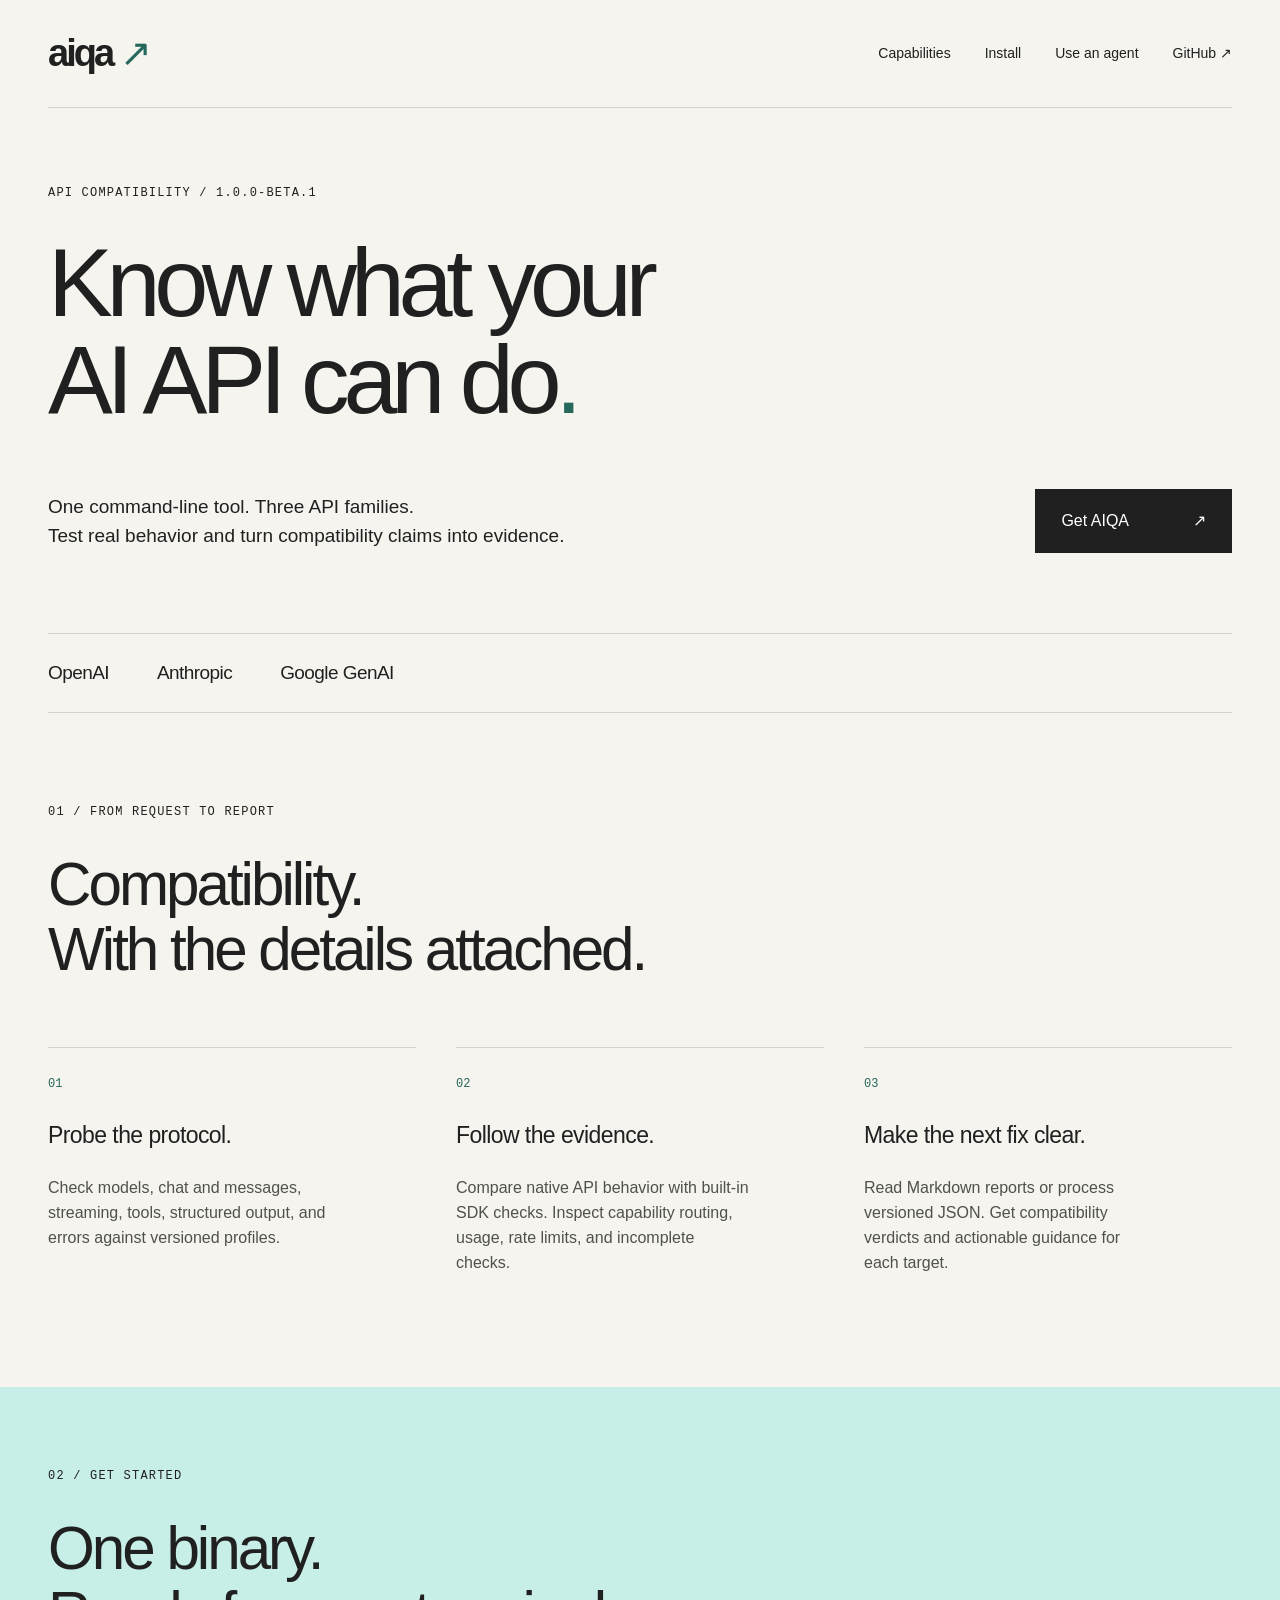
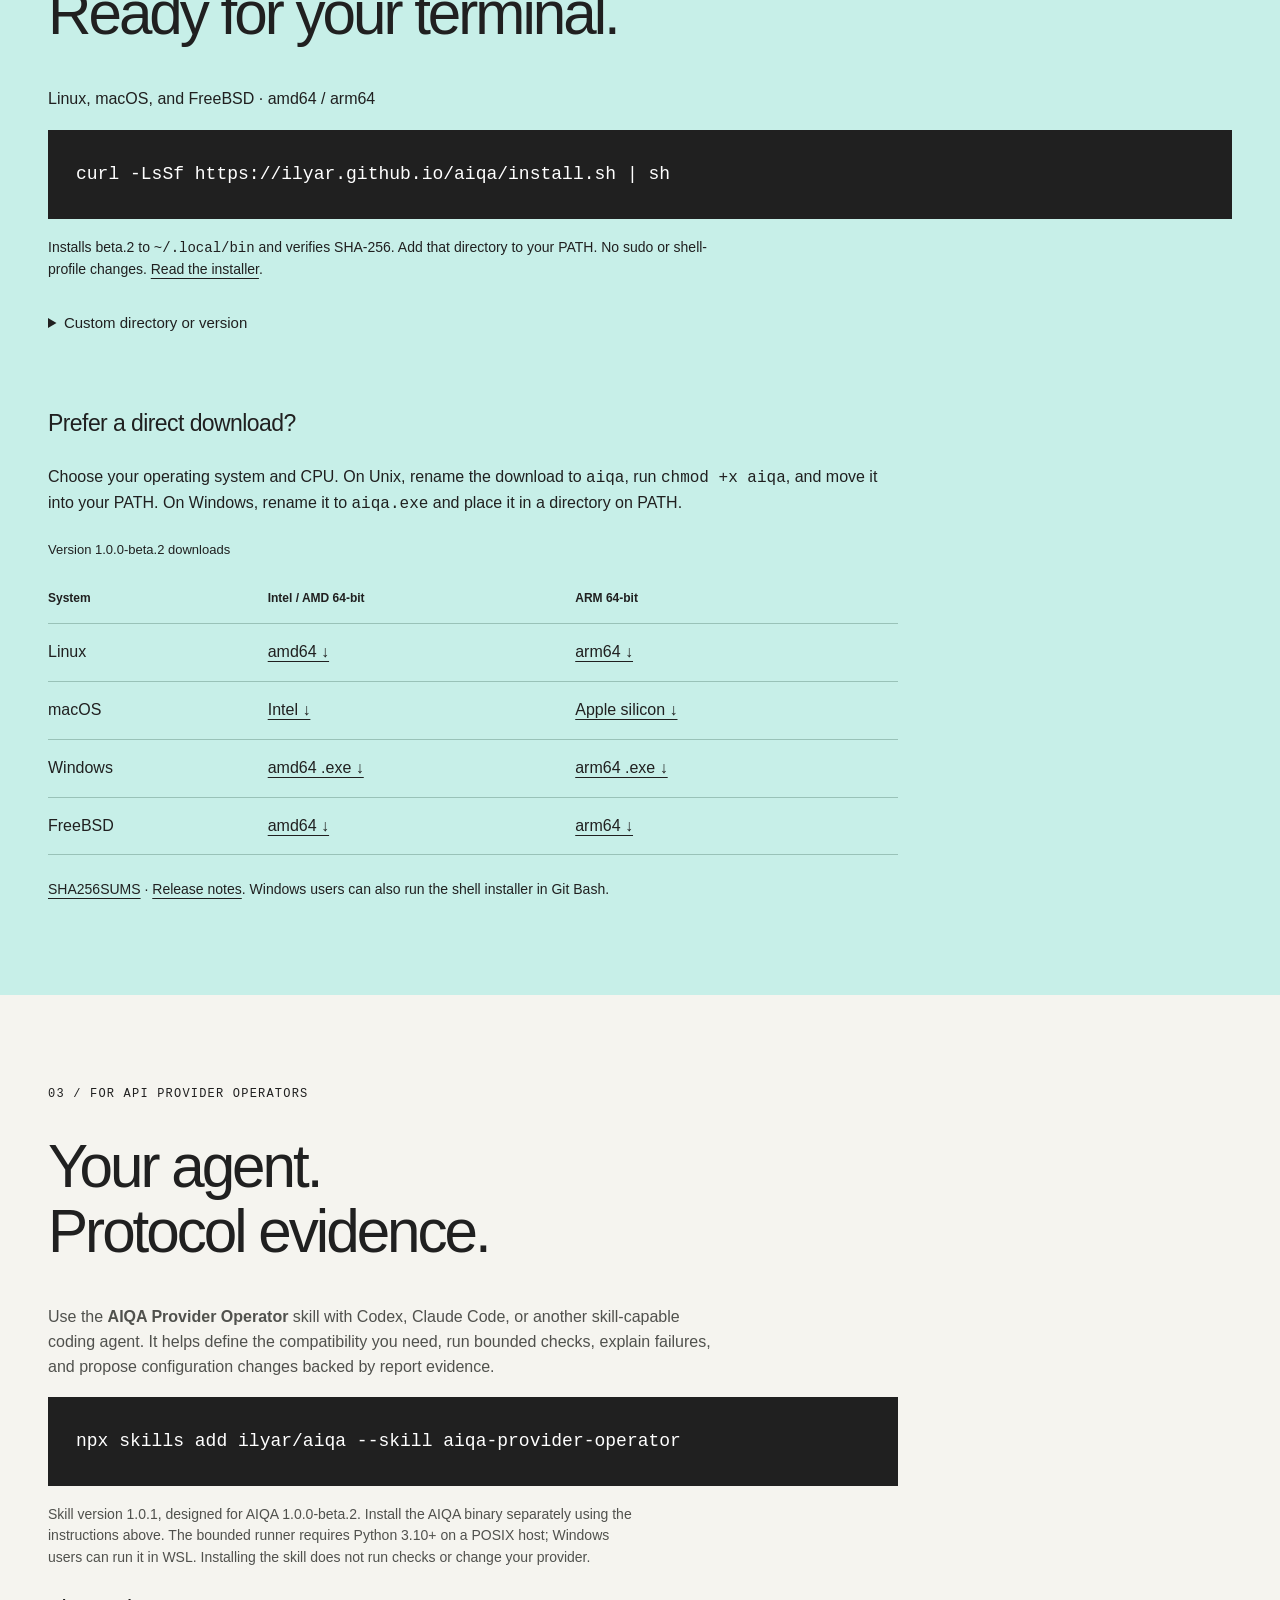
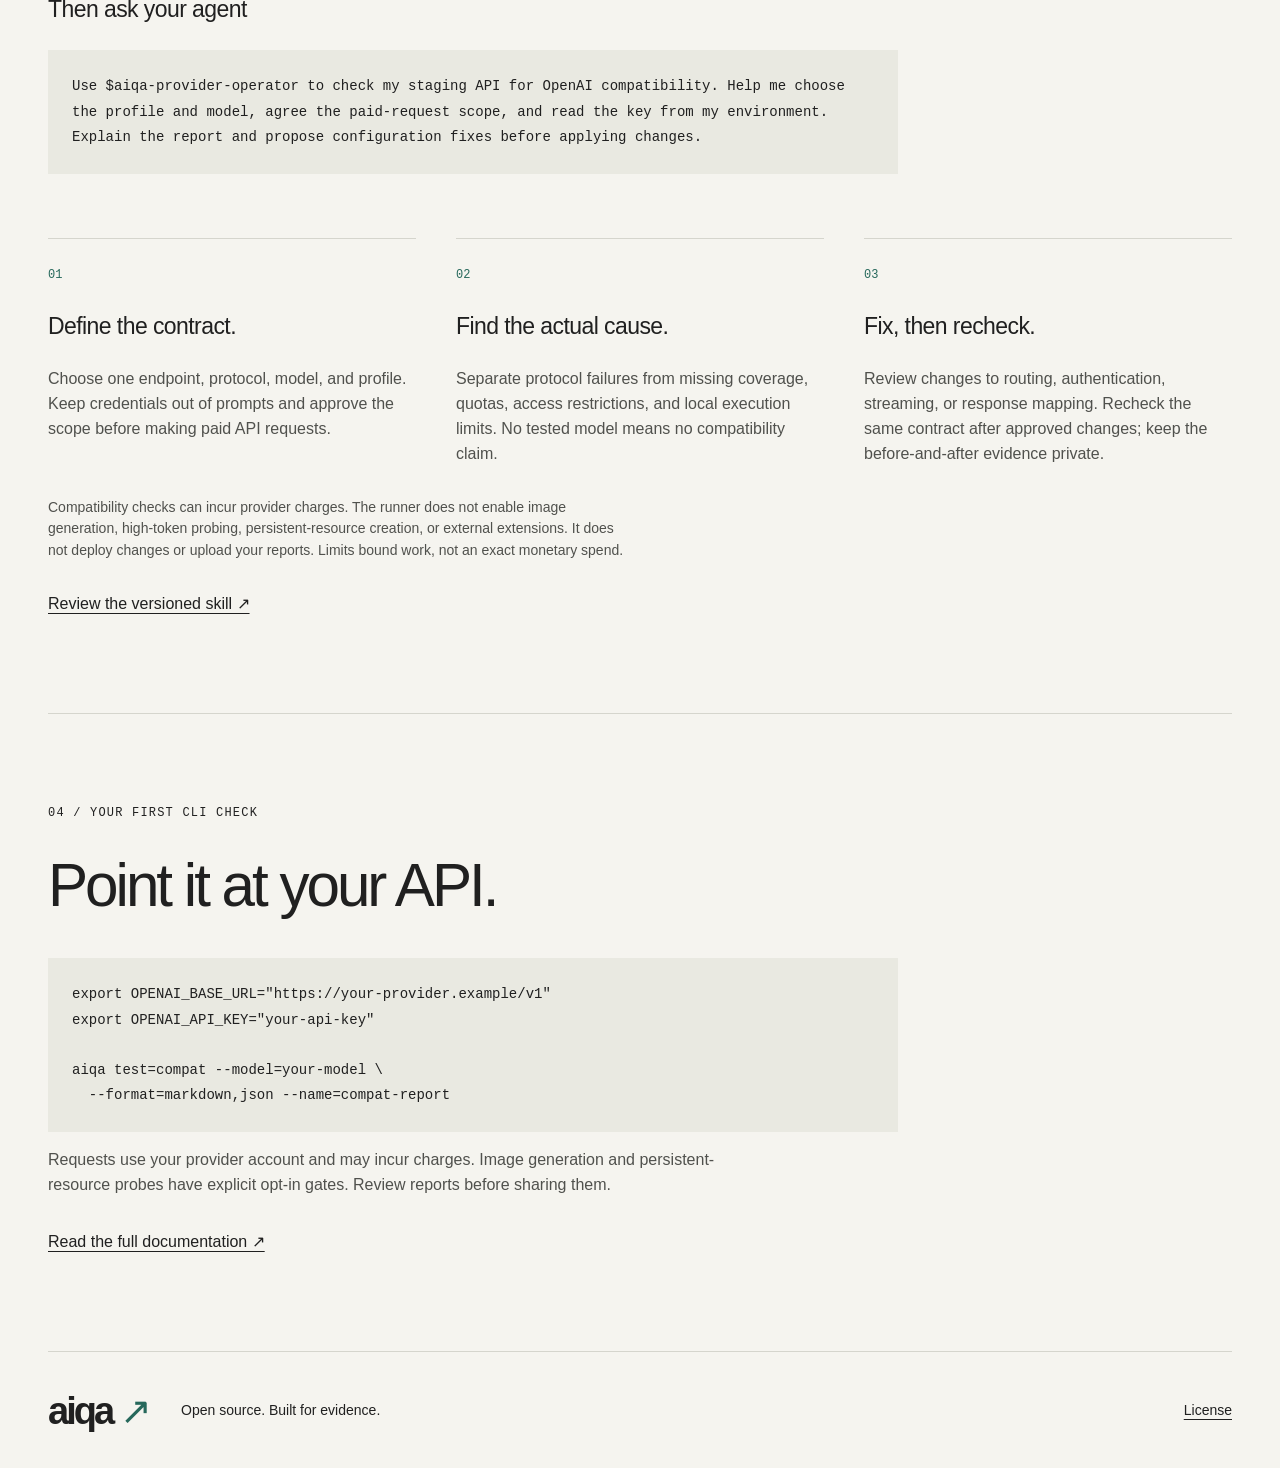
<file: site/index.html>
<!doctype html>
<html lang="en">
<head>
  <meta charset="utf-8">
  <meta name="viewport" content="width=device-width, initial-scale=1">
  <meta name="description" content="Test OpenAI, Anthropic, and Google GenAI API compatibility with AIQA. Run the CLI directly or use the provider-operator skill with your coding agent.">
  <meta name="theme-color" content="#f5f4ef">
  <title>AIQA — Know what your AI API can do.</title>
  <link rel="stylesheet" href="style.css">
</head>
<body>
  <header class="nav wrap">
    <a class="wordmark" href="#" aria-label="AIQA home">aiqa<span aria-hidden="true">↗</span></a>
    <nav aria-label="Main navigation"><a href="#capabilities">Capabilities</a><a href="#install">Install</a><a href="#agent">Use an agent</a><a href="https://github.com/ilyar/aiqa">GitHub ↗</a></nav>
  </header>
  <main>
    <section class="hero wrap">
      <p class="eyebrow">API COMPATIBILITY / 1.0.0-BETA.1</p>
      <h1>Know what your<br>AI API can do<span class="accent">.</span></h1>
      <div class="hero-bottom"><p>One command-line tool. Three API families.<br>Test real behavior and turn compatibility claims into evidence.</p><a class="button" href="#install">Get AIQA <span aria-hidden="true">↗</span></a></div>
      <div class="protocols" aria-label="Supported protocols"><span>OpenAI</span><span>Anthropic</span><span>Google GenAI</span></div>
    </section>
    <section class="capabilities wrap" id="capabilities">
      <p class="eyebrow">01 / FROM REQUEST TO REPORT</p>
      <h2>Compatibility.<br>With the details attached.</h2>
      <div class="features">
        <article><span class="number">01</span><h3>Probe the protocol.</h3><p>Check models, chat and messages, streaming, tools, structured output, and errors against versioned profiles.</p></article>
        <article><span class="number">02</span><h3>Follow the evidence.</h3><p>Compare native API behavior with built-in SDK checks. Inspect capability routing, usage, rate limits, and incomplete checks.</p></article>
        <article><span class="number">03</span><h3>Make the next fix clear.</h3><p>Read Markdown reports or process versioned JSON. Get compatibility verdicts and actionable guidance for each target.</p></article>
      </div>
    </section>
    <section class="install" id="install"><div class="wrap">
      <p class="eyebrow">02 / GET STARTED</p>
      <h2>One binary.<br>Ready for your terminal.</h2>
      <p>Linux, macOS, and FreeBSD · amd64 / arm64</p>
      <pre class="command"><code>curl -LsSf https://ilyar.github.io/aiqa/install.sh | sh</code></pre>
      <p class="fine">Installs beta.2 to <code>~/.local/bin</code> and verifies SHA-256. Add that directory to your PATH. No sudo or shell-profile changes. <a href="install.sh">Read the installer</a>.</p>
      <details><summary>Custom directory or version</summary><pre><code>curl -LsSf https://ilyar.github.io/aiqa/install.sh -o install.sh
AIQA_INSTALL_DIR="$HOME/bin" AIQA_VERSION=1.0.0-beta.2 sh install.sh
export PATH="$HOME/bin:$PATH"
aiqa --version</code></pre></details>
      <div class="downloads">
        <h3>Prefer a direct download?</h3>
        <p>Choose your operating system and CPU. On Unix, rename the download to <code>aiqa</code>, run <code>chmod +x aiqa</code>, and move it into your PATH. On Windows, rename it to <code>aiqa.exe</code> and place it in a directory on PATH.</p>
        <table><caption>Version 1.0.0-beta.2 downloads</caption><thead><tr><th scope="col">System</th><th scope="col">Intel / AMD 64-bit</th><th scope="col">ARM 64-bit</th></tr></thead><tbody>
          <tr><th scope="row">Linux</th><td><a href="https://github.com/ilyar/aiqa/releases/download/v1.0.0-beta.2/aiqa-linux-amd64">amd64 ↓</a></td><td><a href="https://github.com/ilyar/aiqa/releases/download/v1.0.0-beta.2/aiqa-linux-arm64">arm64 ↓</a></td></tr>
          <tr><th scope="row">macOS</th><td><a href="https://github.com/ilyar/aiqa/releases/download/v1.0.0-beta.2/aiqa-darwin-amd64">Intel ↓</a></td><td><a href="https://github.com/ilyar/aiqa/releases/download/v1.0.0-beta.2/aiqa-darwin-arm64">Apple silicon ↓</a></td></tr>
          <tr><th scope="row">Windows</th><td><a href="https://github.com/ilyar/aiqa/releases/download/v1.0.0-beta.2/aiqa-windows-amd64.exe">amd64 .exe ↓</a></td><td><a href="https://github.com/ilyar/aiqa/releases/download/v1.0.0-beta.2/aiqa-windows-arm64.exe">arm64 .exe ↓</a></td></tr>
          <tr><th scope="row">FreeBSD</th><td><a href="https://github.com/ilyar/aiqa/releases/download/v1.0.0-beta.2/aiqa-freebsd-amd64">amd64 ↓</a></td><td><a href="https://github.com/ilyar/aiqa/releases/download/v1.0.0-beta.2/aiqa-freebsd-arm64">arm64 ↓</a></td></tr>
        </tbody></table>
        <p class="fine"><a href="https://github.com/ilyar/aiqa/releases/download/v1.0.0-beta.2/SHA256SUMS">SHA256SUMS</a> · <a href="https://github.com/ilyar/aiqa/releases/tag/v1.0.0-beta.2">Release notes</a>. Windows users can also run the shell installer in Git Bash.</p>
      </div>
    </div></section>
    <section class="start wrap" id="agent">
      <p class="eyebrow">03 / FOR API PROVIDER OPERATORS</p>
      <h2>Your agent.<br>Protocol evidence.</h2>
      <p>Use the <strong>AIQA Provider Operator</strong> skill with Codex, Claude Code, or another skill-capable coding agent. It helps define the compatibility you need, run bounded checks, explain failures, and propose configuration changes backed by report evidence.</p>
      <pre class="command"><code>npx skills add ilyar/aiqa --skill aiqa-provider-operator</code></pre>
      <p class="fine">Skill version 1.0.1, designed for AIQA 1.0.0-beta.2. Install the AIQA binary separately using the instructions above. The bounded runner requires Python 3.10+ on a POSIX host; Windows users can run it in WSL. Installing the skill does not run checks or change your provider.</p>
      <h3>Then ask your agent</h3>
      <pre class="agent-prompt"><code>Use $aiqa-provider-operator to check my staging API for OpenAI compatibility. Help me choose the profile and model, agree the paid-request scope, and read the key from my environment. Explain the report and propose configuration fixes before applying changes.</code></pre>
      <div class="features">
        <article><span class="number">01</span><h3>Define the contract.</h3><p>Choose one endpoint, protocol, model, and profile. Keep credentials out of prompts and approve the scope before making paid API requests.</p></article>
        <article><span class="number">02</span><h3>Find the actual cause.</h3><p>Separate protocol failures from missing coverage, quotas, access restrictions, and local execution limits. No tested model means no compatibility claim.</p></article>
        <article><span class="number">03</span><h3>Fix, then recheck.</h3><p>Review changes to routing, authentication, streaming, or response mapping. Recheck the same contract after approved changes; keep the before-and-after evidence private.</p></article>
      </div>
      <p class="fine">Compatibility checks can incur provider charges. The runner does not enable image generation, high-token probing, persistent-resource creation, or external extensions. It does not deploy changes or upload your reports. Limits bound work, not an exact monetary spend.</p>
      <a class="text-link" href="https://github.com/ilyar/aiqa/tree/v1.0.0-beta.2/skills/aiqa-provider-operator">Review the versioned skill ↗</a>
    </section>
    <section class="start wrap">
      <p class="eyebrow">04 / YOUR FIRST CLI CHECK</p>
      <h2>Point it at your API.</h2>
      <pre><code>export OPENAI_BASE_URL="https://your-provider.example/v1"
export OPENAI_API_KEY="your-api-key"

aiqa test=compat --model=your-model \
  --format=markdown,json --name=compat-report</code></pre>
      <p>Requests use your provider account and may incur charges. Image generation and persistent-resource probes have explicit opt-in gates. Review reports before sharing them.</p>
      <a class="text-link" href="https://github.com/ilyar/aiqa#readme">Read the full documentation ↗</a>
    </section>
  </main>
  <footer class="wrap"><a class="wordmark" href="#">aiqa<span aria-hidden="true">↗</span></a><p>Open source. Built for evidence.</p><a href="https://github.com/ilyar/aiqa/blob/main/LICENSE">License</a></footer>
</body>
</html>
</file>
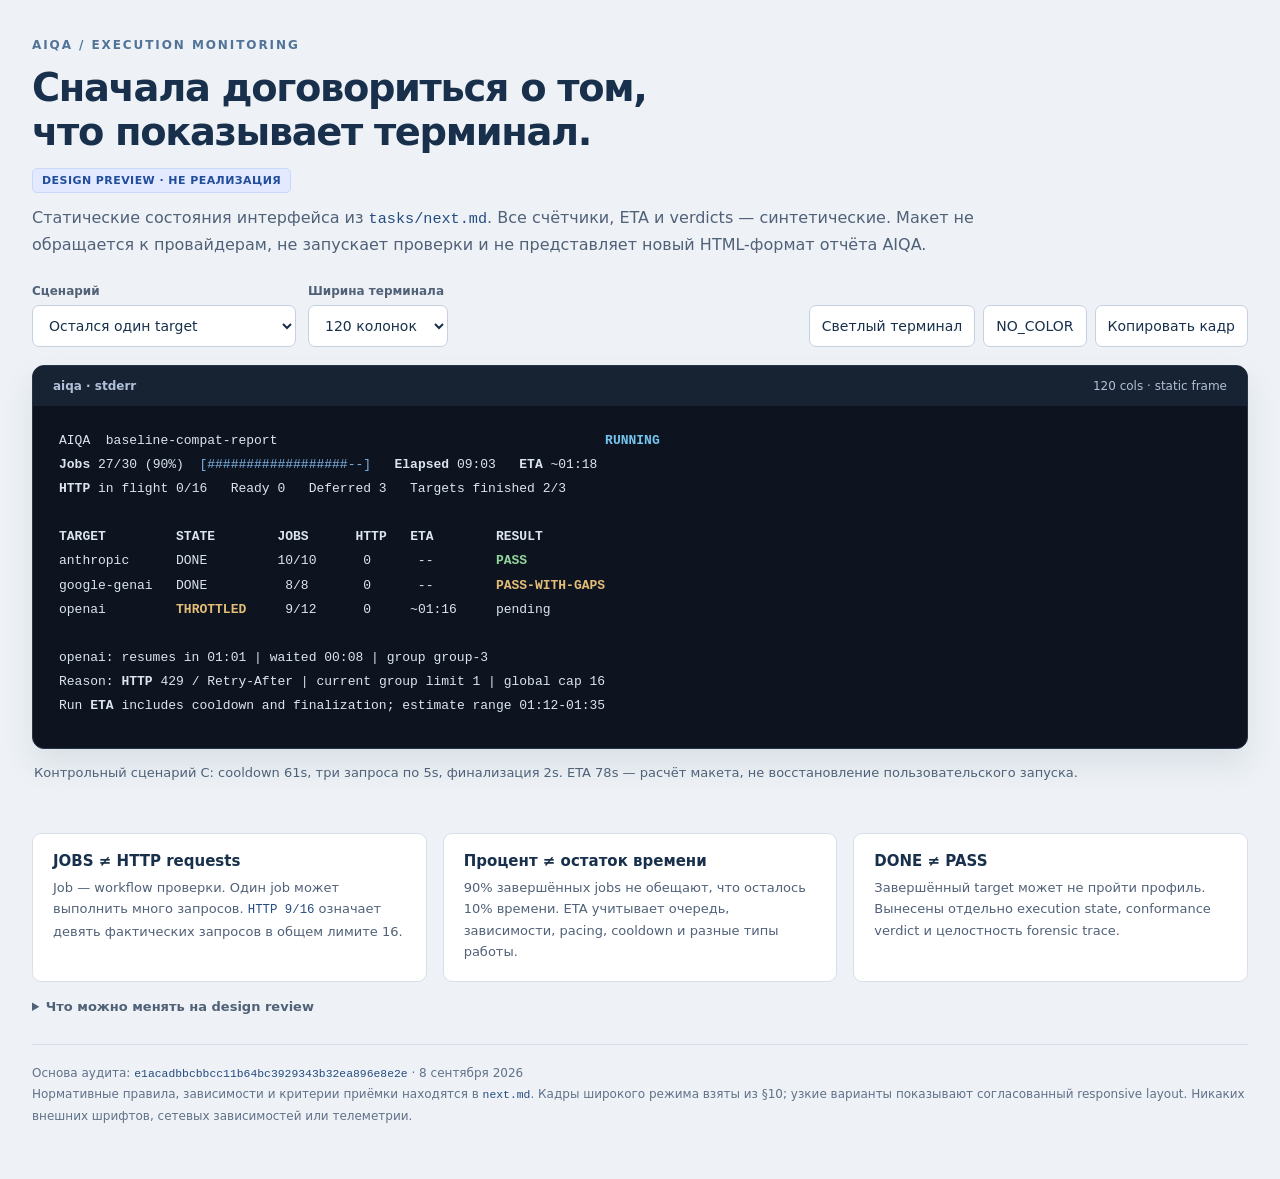
<file: tasks/cli-preview.html>
<!doctype html>
<html lang="ru"><head><meta charset="utf-8"><meta name="viewport" content="width=device-width,initial-scale=1">
<title>AIQA — макеты CLI следующего этапа</title>
<style>
:root{font-family:system-ui,-apple-system,BlinkMacSystemFont,"Segoe UI",sans-serif;color:#18304b;background:#eef2f6;color-scheme:light;--accent:#235ac8}
*{box-sizing:border-box}body{margin:0}main{max-width:1420px;margin:auto;padding:38px 32px 52px}.eyebrow{letter-spacing:.16em;font-size:12px;font-weight:750;color:#527398;text-transform:uppercase}h1{font-size:clamp(25px,3vw,40px);line-height:1.15;letter-spacing:-.035em;margin:14px 0}p{line-height:1.6;max-width:980px;margin:12px 0;color:#506178}.badge{display:inline-block;background:#e3eaff;color:#214d9a;border:1px solid #c8d7fa;border-radius:5px;padding:5px 9px;font:700 11px system-ui;letter-spacing:.04em;vertical-align:middle}.controls{display:flex;gap:12px;align-items:end;flex-wrap:wrap;margin:27px 0 18px}label{display:grid;gap:7px;font-size:12px;color:#506178;font-weight:650}select,button{font:14px system-ui;border:1px solid #c6d1e0;border-radius:7px;padding:10px 12px;background:#fff;color:#18304b;min-height:42px}select{min-width:200px}select#width{min-width:140px}button{cursor:pointer}button:hover,select:focus{border-color:#235ac8}button:focus-visible{outline:3px solid #aabff5;outline-offset:2px}.btnrow{display:flex;gap:8px;margin-left:auto}.terminal-shell{border-radius:12px;border:1px solid #253448;overflow:hidden;background:#0d1420;box-shadow:0 16px 32px #18304b18}.titlebar{background:#172232;padding:13px 20px;color:#b1c1d9;display:flex;justify-content:space-between;font-size:12px;gap:10px}.titlebar span:first-child{font-weight:700}.viewport{overflow:auto;padding:23px 26px 30px;min-height:325px}.terminal{margin:0;width:calc(var(--cols,120)*1ch);max-width:none;min-height:13em;color:#dbe5f0;white-space:pre;tab-size:4;font:13px/1.85 ui-monospace,SFMono-Regular,Menlo,Consolas,"Liberation Mono",monospace;font-variant-ligatures:none}.terminal .run{color:#75c5ee;font-weight:700}.terminal .pass{color:#92d69c;font-weight:700}.terminal .warn{color:#e4bd77;font-weight:700}.terminal .err{color:#ff9b9b;font-weight:700}.terminal .label{font-weight:700}.terminal .bar{color:#7fb3e5}.light .terminal-shell{background:#fafcff;border-color:#ccd6e2}.light .titlebar{background:#e6edf5;color:#48617d}.light .terminal{color:#243650}.light .terminal .run{color:#00668d}.light .terminal .pass{color:#226b3c}.light .terminal .warn{color:#855800}.light .terminal .err{color:#a92432}.light .terminal .bar{color:#28588c}.mono .terminal span{color:inherit!important;font-weight:inherit!important}.caption{padding:13px 2px;color:#506178;font-size:13px;line-height:1.65;min-height:66px}.facts{display:grid;grid-template-columns:repeat(3,1fr);gap:16px;margin-top:18px}.fact{background:#fff;border:1px solid #d7e0ea;border-radius:9px;padding:18px 20px}.fact b{display:block;font-size:15px;margin-bottom:7px}.fact p{font-size:13px;margin:0;line-height:1.65}.foot{border-top:1px solid #d3dce7;margin-top:30px;padding-top:18px;color:#617188;font-size:12px;line-height:1.8}code{font-family:ui-monospace,monospace;font-size:.95em;color:#244c80}.copied{color:#226b3c}a{color:#235ac8}.note{font-size:13px}details{margin-top:17px;font-size:13px;color:#506178}summary{cursor:pointer;font-weight:650}details p{max-width:1050px}@media(max-width:700px){main{padding:25px 16px}.facts{grid-template-columns:1fr}.btnrow{margin-left:0}select{min-width:150px}.viewport{padding:18px 14px}.titlebar{padding:12px 14px}h1{font-size:28px}}
</style></head><body><main>
<div class="eyebrow">AIQA / Execution monitoring</div>
<h1>Сначала договориться о том,<br>что показывает терминал.</h1>
<span class="badge">DESIGN PREVIEW · НЕ РЕАЛИЗАЦИЯ</span>
<p>Статические состояния интерфейса из <code>tasks/next.md</code>. Все счётчики, ETA и verdicts — синтетические. Макет не обращается к провайдерам, не запускает проверки и не представляет новый HTML-формат отчёта AIQA.</p>
<div class="controls">
<label>Сценарий<select id="scene" aria-label="Сценарий"></select></label>
<label>Ширина терминала<select id="width"><option value="120">120 колонок</option><option value="80">80 колонок</option><option value="48">48 колонок</option></select></label>
<div class="btnrow"><button id="theme" type="button">Светлый терминал</button><button id="color" type="button">NO_COLOR</button><button id="copy" type="button">Копировать кадр</button></div>
</div>
<div class="terminal-shell"><div class="titlebar"><span>aiqa · stderr</span><span id="meta">120 cols · static frame</span></div><div class="viewport"><pre class="terminal" id="terminal" aria-live="polite"></pre></div></div>
<div class="caption" id="caption"></div>
<div class="facts"><div class="fact"><b>JOBS ≠ HTTP requests</b><p>Job — workflow проверки. Один job может выполнить много запросов. <code>HTTP 9/16</code> означает девять фактических запросов в общем лимите 16.</p></div><div class="fact"><b>Процент ≠ остаток времени</b><p>90% завершённых jobs не обещают, что осталось 10% времени. ETA учитывает очередь, зависимости, pacing, cooldown и разные типы работы.</p></div><div class="fact"><b>DONE ≠ PASS</b><p>Завершённый target может не пройти профиль. Вынесены отдельно execution state, conformance verdict и целостность forensic trace.</p></div></div>
<details><summary>Что можно менять на design review</summary><p>Порядок и ширину колонок, плотность details, ASCII/Unicode glyphs, palette и расположение итогов. Нельзя убирать названия единиц времени, скрывать неизвестный ETA, превращать общий cap в лимит на каждый target или подменять outcome прогрессом.</p><p>NO_COLOR отключает только цвет; в реальном CLI <code>--progress=plain</code> также отключает управляющие последовательности. Здесь кнопки меняют только статический макет. При нехватке ширины окна просмотр прокручивается; выбранный размер терминала остаётся явным.</p></details>
<div class="foot">Основа аудита: <code>e1acadbbcbbcc11b64bc3929343b32ea896e8e2e</code> · 8 сентября 2026<br>Нормативные правила, зависимости и критерии приёмки находятся в <code>next.md</code>. Кадры широкого режима взяты из §10; узкие варианты показывают согласованный responsive layout. Никаких внешних шрифтов, сетевых зависимостей или телеметрии.</div>
</main><script>
const scenes={"parallel": {"name": "Три targets параллельно", "note": "Один общий лимит HTTP; ожидание OpenAI не останавливает Anthropic и Google. JOBS — задания, HTTP — реальные запросы.", "wide": "AIQA  baseline-compat-report                                            RUNNING\nJobs 86/146 (59%)  [############--------]   Elapsed 04:12   ETA ~03:10\nHTTP in flight 9/16   Ready 12   Deferred 4   Targets running 3/3\n\nTARGET         STATE        JOBS      HTTP   READY   ETA        NEXT ELIGIBLE\nanthropic      RUNNING      28/50       4       5    ~00:55     now\ngoogle-genai   RUNNING      31/46       5       7    ~00:40     now\nopenai         THROTTLED    27/50       0       0    ~03:10     01:01\n\nopenai: 4 requests deferred | HTTP 429 / Retry-After | waited 00:08\nCritical path: openai | ETA range 02:40-04:30 | estimate: low evidence", "compact": "AIQA RUNNING  86/146 jobs (59%)\nElapsed 04:12 | ETA ~03:10 | HTTP 9/16\nanthropic     RUNNING    28/50  HTTP 4  ETA ~00:55\ngoogle-genai  RUNNING    31/46  HTTP 5  ETA ~00:40\nopenai        THROTTLED  27/50  HTTP 0  ETA ~03:10\n  Retry-After: resumes in 01:01; waited 00:08\nReady 12 requests | Deferred 4 | estimate: low evidence", "narrow": "AIQA 86/146 jobs | 59%\nElapsed 04:12 | ETA ~03:10\nHTTP 9/16 | targets active 3/3\nanthropic RUNNING | HTTP 4\ngoogle-genai RUNNING | HTTP 5\nopenai THROTTLED\nRetry-After: resumes in 01:01"}, "cooldown": {"name": "Остался один target", "note": "Контрольный сценарий C: cooldown 61s, три запроса по 5s, финализация 2s. ETA 78s — расчёт макета, не восстановление пользовательского запуска.", "wide": "AIQA  baseline-compat-report                                          RUNNING\nJobs 27/30 (90%)  [##################--]   Elapsed 09:03   ETA ~01:18\nHTTP in flight 0/16   Ready 0   Deferred 3   Targets finished 2/3\n\nTARGET         STATE        JOBS      HTTP   ETA        RESULT\nanthropic      DONE         10/10      0      --        PASS\ngoogle-genai   DONE          8/8       0      --        PASS-WITH-GAPS\nopenai         THROTTLED     9/12      0     ~01:16     pending\n\nopenai: resumes in 01:01 | waited 00:08 | group group-3\nReason: HTTP 429 / Retry-After | current group limit 1 | global cap 16\nRun ETA includes cooldown and finalization; estimate range 01:12-01:35", "compact": "AIQA RUNNING  27/30 jobs (90%)\nElapsed 09:03 | ETA ~01:18 | HTTP 0/16\nanthropic     DONE       10/10  PASS\ngoogle-genai  DONE        8/8   PASS-WITH-GAPS\nopenai        THROTTLED   9/12  ETA ~01:16\n  Retry-After: resumes in 01:01; waited 00:08", "narrow": "AIQA 27/30 jobs | 90%\nElapsed 09:03 | ETA ~01:18\nHTTP 0/16 | targets 2/3 done\nopenai THROTTLED\nRetry-After: resumes in 01:01"}, "planning": {"name": "Подготовка плана", "note": "Пока inventory не получен, total неизвестен. Никаких 0/0, 100% или нулевой ETA.", "wide": "AIQA  baseline-compat-report                                         PREPARING\nElapsed 00:04   ETA estimating   HTTP in flight 2/16\n\nTARGET         DISCOVERY       SELECTION\nanthropic      ready           1 selected / 8 discovered\ngoogle-genai   fetching         waiting for inventory\nopenai         fetching         waiting for inventory\n\nPlanning executable work; total is not known yet.", "compact": "AIQA PREPARING | Elapsed 00:04\nETA estimating | HTTP 2/16\nanthropic     ready     1 selected / 8 found\ngoogle-genai  fetching  waiting for inventory\nopenai        fetching  waiting for inventory\nTotal work is not known yet.", "narrow": "AIQA PREPARING | Elapsed 00:04\nETA estimating | HTTP 2/16\nanthropic ready | 1 model selected\ngoogle-genai fetching\nopenai fetching\nTotal work is not known yet."}, "adaptive": {"name": "Неизвестный ETA", "note": "Adaptive context search показывает фазу, границы и бюджет. Расход бюджета не используется как процент завершения.", "wide": "openai  RUNNING  41/42 jobs   HTTP 1   ETA unknown\n  gpt-5.4-mini / context window: bisecting\n  accepted >=128k | rejected <=160k | precision target 512 tokens\n  steps 9 | prompt budget 2.1M / 8.0M | request age 00:06", "compact": "openai RUNNING | 41/42 jobs | HTTP 1\nETA unknown: adaptive context search\ngpt-5.4-mini / context window: bisecting\naccepted >=128k | rejected <=160k\nprecision 512 tokens | steps 9\nprompt budget 2.1M / 8.0M | request age 00:06", "narrow": "openai RUNNING | 41/42 jobs\nETA unknown | context search\naccepted >=128k | rejected <=160k\nprecision 512 tokens | steps 9\nprompt budget 2.1M / 8.0M\nrequest age 00:06"}, "finalizing": {"name": "Финализация", "note": "Все jobs завершены, но файлы и forensic verdict ещё обрабатываются. COMPLETED пока запрещён.", "wide": "AIQA  baseline-compat-report                                       FINALIZING\nJobs 146/146 (100%)   Elapsed 07:48   ETA estimating\nRequests complete. Verifying private trace and committing report files...", "compact": "AIQA FINALIZING | Elapsed 07:48\nJobs 146/146 (100%) | ETA estimating\nVerifying private trace and committing reports...", "narrow": "AIQA FINALIZING | Elapsed 07:48\nJobs 146/146 (100%)\nETA estimating\nVerifying trace; committing reports..."}, "completed": {"name": "Готовый результат", "note": "Execution completed, compatibility verdict и trace integrity — разные утверждения. Их нельзя заменять одним зелёным статусом.", "wide": "AIQA completed in 07:52  |  Run verdict PASS-WITH-GAPS  |  Exit 0\nTargets 3/3 finished  |  Jobs 146/146  |  Requests 238  |  Retries 4\nReports: baseline-compat-report.md, baseline-compat-report.json\nPrivate diagnostics: enabled  |  Trace integrity PASS", "compact": "AIQA completed in 07:52 | Exit 0\nRun verdict PASS-WITH-GAPS\nTargets 3/3 | Jobs 146/146 | Requests 238\nRetries 4 | Trace integrity PASS\nReports: baseline-compat-report.md\n         baseline-compat-report.json", "narrow": "AIQA completed in 07:52 | Exit 0\nRun verdict PASS-WITH-GAPS\nTargets 3/3 | Jobs 146/146\nRequests 238 | Retries 4\nTrace integrity PASS\nReports: baseline-compat-report.md\n         baseline-compat-report.json"}, "interrupted": {"name": "Прерывание", "note": "Отмена не дорисовывает 100%. Незавершённая работа учитывается отдельно, сохраняются partial reports.", "wide": "AIQA INTERRUPTED  |  Elapsed 04:12  |  Jobs 86/146\nCancelling 9 in-flight requests; pending work will not be started.\nWriting partial report...  ETA unavailable", "compact": "AIQA INTERRUPTED | Elapsed 04:12\nJobs 86/146 | cancelling 9 HTTP requests\nPending work will not be started.\nWriting partial report... ETA unavailable", "narrow": "AIQA INTERRUPTED | Elapsed 04:12\nJobs 86/146 | cancelling 9 requests\nPending work will not be started.\nWriting partial report...\nETA unavailable"}, "ci": {"name": "CI / перенаправленный stderr", "note": "Только обычные строки без ANSI. Heartbeat приходит даже без завершённых запросов. Ширина не меняет machine-friendly записи.", "wide": "aiqa run=7f1a phase=preparing targets=3 concurrency=16\naiqa run=7f1a phase=running jobs=86/146 percent=59 elapsed=04:12 eta=~03:10 inflight=9/16\naiqa run=7f1a target=openai state=throttled reason=retry_after next_eligible=01:01 waited=00:08\naiqa run=7f1a heartbeat phase=running jobs=86/146 elapsed=04:42 eta=~02:40 inflight=0/16\naiqa run=7f1a phase=finalizing jobs=146/146 elapsed=07:48 eta=unknown\naiqa run=7f1a phase=completed elapsed=07:52 verdict=pass-with-gaps exit=0"}};
const sel=document.getElementById('scene'), width=document.getElementById('width'), term=document.getElementById('terminal');
for(const [id,scene] of Object.entries(scenes)){const opt=document.createElement('option');opt.value=id;opt.textContent=scene.name;sel.appendChild(opt)}sel.value='cooldown';
let current='';const esc=s=>s.replace(/&/g,'&amp;').replace(/</g,'&lt;').replace(/>/g,'&gt;');
function paint(raw){return esc(raw).replace(/PASS-WITH-GAPS|PASS|FAILED_RUNTIME|INTERRUPTED|FAIL|ERROR|THROTTLED|RUNNING|PREPARING|FINALIZING|\[#+[-#]*\]|\b(?:Jobs|Elapsed|ETA|HTTP|TARGET|STATE|JOBS|READY|RESULT|NEXT ELIGIBLE)\b/g,x=>{let c='label';if(x==='PASS')c='pass';else if(/FAIL|ERROR|INTERRUPTED/.test(x))c='err';else if(/THROTTLED|PASS-WITH-GAPS/.test(x))c='warn';else if(/RUNNING|PREPARING|FINALIZING/.test(x))c='run';else if(x.startsWith('['))c='bar';return '<span class="'+c+'">'+x+'</span>'})}
function draw(){const scene=scenes[sel.value],cols=+width.value,mode=cols>=110?'wide':cols>=60?'compact':'narrow';current=scene[mode]||scene.wide;term.innerHTML=paint(current);term.style.setProperty('--cols',cols);document.getElementById('caption').textContent=scene.note;document.getElementById('meta').textContent=cols+' cols · '+(sel.value==='ci'?'plain CI lines':'static frame');document.getElementById('copy').textContent='Копировать кадр'}
sel.onchange=draw;width.onchange=draw;
document.getElementById('theme').onclick=function(){document.body.classList.toggle('light');this.textContent=document.body.classList.contains('light')?'Тёмный терминал':'Светлый терминал'};
document.getElementById('color').onclick=function(){document.body.classList.toggle('mono');this.textContent=document.body.classList.contains('mono')?'Включить цвет':'NO_COLOR'};
document.getElementById('copy').onclick=async function(){try{await navigator.clipboard.writeText(current);this.textContent='Скопировано'}catch{const r=document.createRange();r.selectNodeContents(term);const s=window.getSelection();s.removeAllRanges();s.addRange(r);this.textContent='Кадр выделен: Ctrl+C'}};
draw();
</script></body></html>
</file>
<file: site/style.css>
:root{color-scheme:light;--paper:#f5f4ef;--ink:#202020;--accent:#26685b;--line:#d5d5cd;--mint:#c7efe8}
*{box-sizing:border-box}html{scroll-behavior:smooth;scroll-padding-top:2rem}body{margin:0;background:var(--paper);color:var(--ink);font-family:Arial,Helvetica,sans-serif;line-height:1.55}a{color:inherit;text-underline-offset:.25em}a:hover{color:var(--accent)}a:focus-visible,summary:focus-visible{outline:3px solid var(--accent);outline-offset:5px}.wrap{width:min(1240px,calc(100% - 96px));margin-inline:auto}.nav{display:flex;align-items:center;justify-content:space-between;min-height:108px;border-bottom:1px solid var(--line)}.wordmark{font-size:38px;font-weight:800;letter-spacing:-3px;text-decoration:none}.wordmark span{margin-left:8px;color:var(--accent);font-weight:400}nav{display:flex;gap:34px;font-size:14px}nav a{text-decoration:none}.hero{padding-top:76px}.eyebrow{font:12px/1.5 monospace;letter-spacing:.1em;margin:0 0 32px}h1{font-size:clamp(3.2rem,7.6vw,7.5rem);line-height:1;letter-spacing:-.065em;font-weight:500;margin:0 0 44px}.accent{color:var(--accent)}.hero-bottom{display:flex;align-items:center;justify-content:space-between;gap:32px}.hero-bottom p{font-size:19px}.button{display:flex;align-items:center;justify-content:space-between;gap:64px;background:var(--ink);color:white;padding:20px 26px;text-decoration:none}.button:hover{background:var(--accent);color:white}.protocols{display:flex;gap:48px;border-top:1px solid var(--line);border-bottom:1px solid var(--line);padding:24px 0;margin-top:64px;font-size:19px;letter-spacing:-.03em}.capabilities,.start{padding-top:90px;padding-bottom:96px}h2{font-size:clamp(2.3rem,4.7vw,4.5rem);font-weight:500;line-height:1.08;letter-spacing:-.05em;margin:0 0 40px}h3{font-size:23px;letter-spacing:-.025em;font-weight:500}.features{display:grid;grid-template-columns:repeat(3,1fr);gap:40px;margin-top:64px}.features article{border-top:1px solid var(--line);padding-top:22px}.number{font:12px monospace;color:var(--accent)}.features p{max-width:33ch;color:#50514d}.install{background:var(--mint);padding:80px 0}.command{background:var(--ink);color:white;font-size:clamp(12px,1.5vw,18px);padding:28px}.fine{font-size:14px;max-width:85ch}pre{overflow:auto;padding:24px;background:#e9e9e1;line-height:1.8;font-size:14px;tab-size:2}code{font-family:ui-monospace,SFMono-Regular,Consolas,monospace}summary{cursor:pointer;padding:16px 0;font-size:15px}.downloads{margin-top:56px;max-width:850px}table{width:100%;border-collapse:collapse;margin:24px 0;text-align:left}caption{text-align:left;font-size:13px;margin-bottom:12px}th,td{border-bottom:1px solid #99c2b8;padding:16px 12px 16px 0}thead{font-size:12px}tbody th{font-weight:500}.start pre{max-width:850px}.start p:not(.eyebrow){max-width:75ch;color:#50514d}.text-link{display:inline-block;margin-top:16px}footer{display:flex;align-items:center;gap:32px;border-top:1px solid var(--line);padding:30px 0}footer p{flex:1;font-size:14px}footer>a:last-child{font-size:14px}
@media(max-width:700px){.wrap{width:calc(100% - 40px)}.nav{min-height:84px}nav{gap:16px;font-size:12px}.wordmark{font-size:32px}.hero{padding-top:48px}.hero-bottom{display:block}.hero-bottom p{font-size:17px}.button{width:190px;margin-top:24px;gap:20px}.protocols{gap:24px;font-size:16px;margin-top:40px;flex-wrap:wrap}.features{grid-template-columns:1fr;gap:22px;margin-top:40px}.features p{max-width:none}.capabilities,.start{padding-block:60px}.install{padding-block:60px}.command{padding:18px}th,td{font-size:13px;padding:12px 8px 12px 0}footer{gap:16px;flex-wrap:wrap}footer p{font-size:12px}}
@media(prefers-reduced-motion:reduce){html{scroll-behavior:auto}}
.agent-prompt{white-space:pre-wrap;overflow-wrap:anywhere}#agent{border-bottom:1px solid var(--line)}
@media(max-width:700px){nav{flex-wrap:wrap;justify-content:flex-end;gap:8px 14px;max-width:240px}.nav{gap:16px}}
</file>
